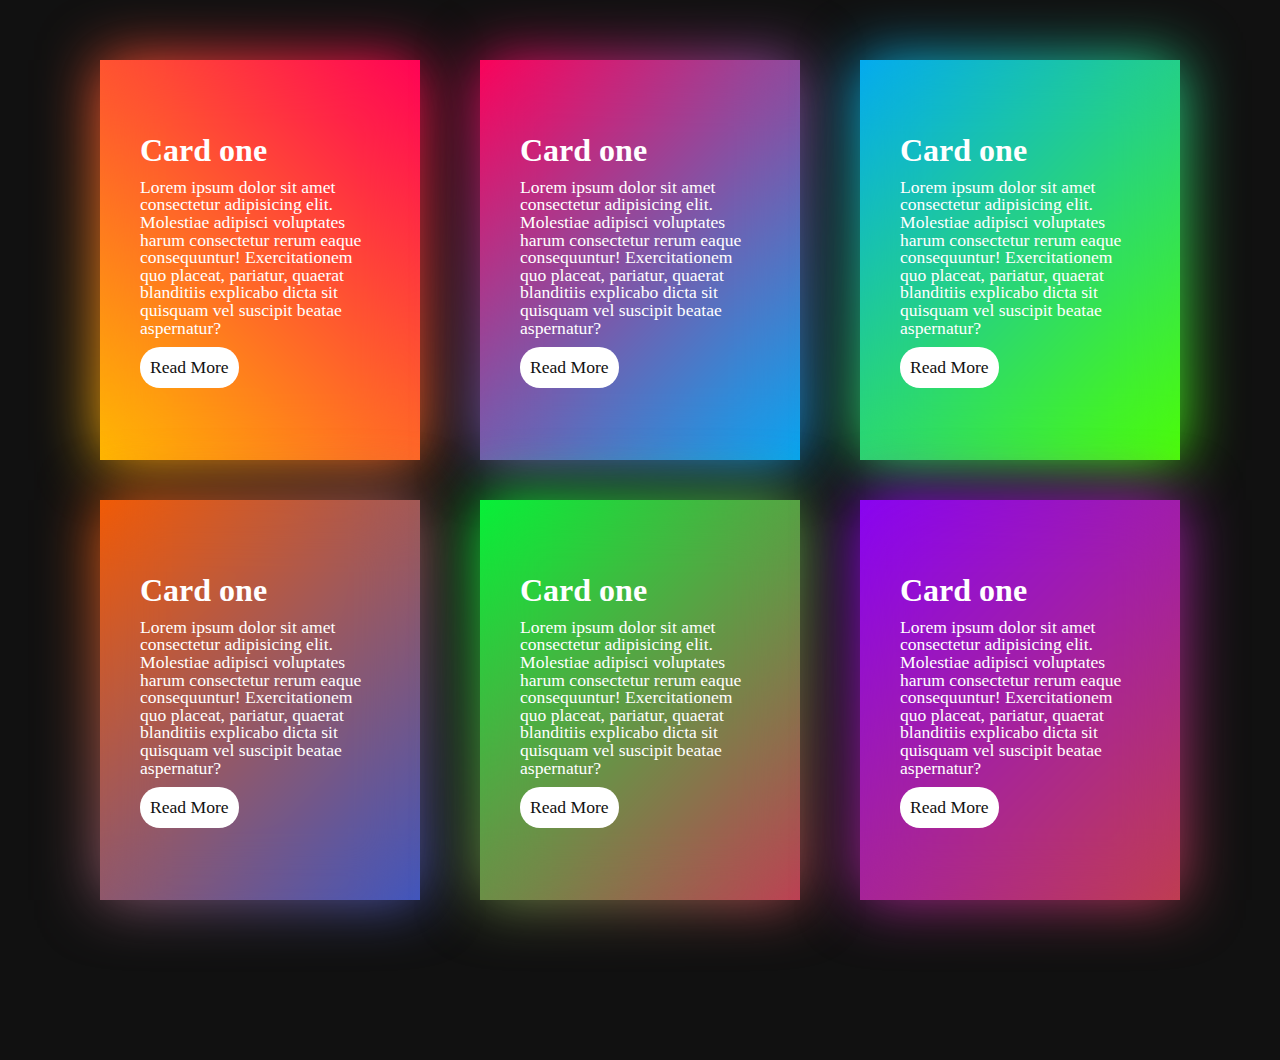
<file: CSS COLOR - Copia/index.html>
<!DOCTYPE html>
<html lang="en">

<head>
    <meta charset="UTF-8">
    <meta http-equiv="X-UA-Compatible" content="IE=edge">
    <meta name="viewport" content="width=device-width, initial-scale=1.0">
    <link rel="stylesheet" href="css/style.css">
    <title>Document</title>
</head>

<body>
    <div class="container">
        <div class="box">


            <div class="content">
                <h2>Card one</h2>
                <p>Lorem ipsum dolor sit amet consectetur adipisicing elit. Molestiae adipisci voluptates harum consectetur rerum eaque consequuntur! Exercitationem quo placeat, pariatur, quaerat blanditiis explicabo dicta sit quisquam vel suscipit beatae
                    aspernatur?
                </p>
                <a href="">Read More</a>

            </div>
        </div>
        <div class="box">


            <div class="content">
                <h2>Card one</h2>
                <p>Lorem ipsum dolor sit amet consectetur adipisicing elit. Molestiae adipisci voluptates harum consectetur rerum eaque consequuntur! Exercitationem quo placeat, pariatur, quaerat blanditiis explicabo dicta sit quisquam vel suscipit beatae
                    aspernatur?
                </p>
                <a href="">Read More</a>

            </div>
        </div>
        <div class="box">


            <div class="content">
                <h2>Card one</h2>
                <p>Lorem ipsum dolor sit amet consectetur adipisicing elit. Molestiae adipisci voluptates harum consectetur rerum eaque consequuntur! Exercitationem quo placeat, pariatur, quaerat blanditiis explicabo dicta sit quisquam vel suscipit beatae
                    aspernatur?
                </p>
                <a href="">Read More</a>

            </div>
        </div>
        <div class="box">


            <div class="content">
                <h2>Card one</h2>
                <p>Lorem ipsum dolor sit amet consectetur adipisicing elit. Molestiae adipisci voluptates harum consectetur rerum eaque consequuntur! Exercitationem quo placeat, pariatur, quaerat blanditiis explicabo dicta sit quisquam vel suscipit beatae
                    aspernatur?
                </p>
                <a href="">Read More</a>

            </div>
        </div>
        <div class="box">


            <div class="content">
                <h2>Card one</h2>
                <p>Lorem ipsum dolor sit amet consectetur adipisicing elit. Molestiae adipisci voluptates harum consectetur rerum eaque consequuntur! Exercitationem quo placeat, pariatur, quaerat blanditiis explicabo dicta sit quisquam vel suscipit beatae
                    aspernatur?
                </p>
                <a href="">Read More</a>

            </div>
        </div>
        <div class="box">


            <div class="content">
                <h2>Card one</h2>
                <p>Lorem ipsum dolor sit amet consectetur adipisicing elit. Molestiae adipisci voluptates harum consectetur rerum eaque consequuntur! Exercitationem quo placeat, pariatur, quaerat blanditiis explicabo dicta sit quisquam vel suscipit beatae
                    aspernatur?
                </p>
                <a href="">Read More</a>

            </div>
        </div>
    </div>





</body>

</html>
</file>
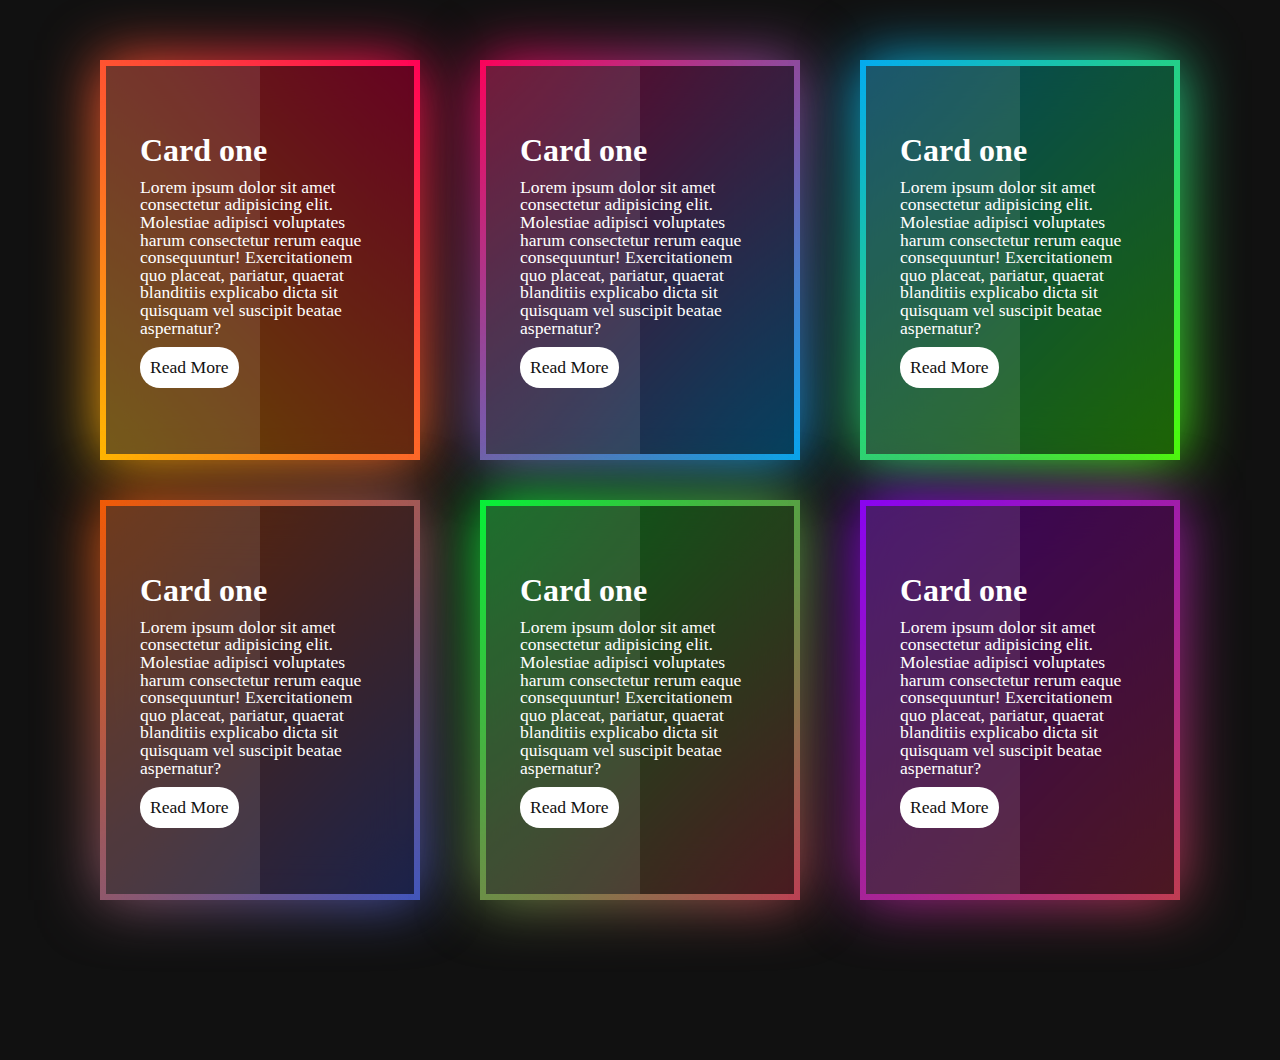
<file: CSS COLOR/index.html>
<!DOCTYPE html>
<html lang="en">

<head>
    <meta charset="UTF-8">
    <meta http-equiv="X-UA-Compatible" content="IE=edge">
    <meta name="viewport" content="width=device-width, initial-scale=1.0">
    <link rel="stylesheet" href="css/style.css">
    <title>Document</title>
</head>

<body>
    <div class="container">
        <div class="box">

            <span></span>
            <div class="content">
                <h2>Card one</h2>
                <p>Lorem ipsum dolor sit amet consectetur adipisicing elit. Molestiae adipisci voluptates harum consectetur rerum eaque consequuntur! Exercitationem quo placeat, pariatur, quaerat blanditiis explicabo dicta sit quisquam vel suscipit beatae
                    aspernatur?
                </p>
                <a href="">Read More</a>

            </div>
        </div>
        <div class="box">

            <span></span>
            <div class="content">
                <h2>Card one</h2>
                <p>Lorem ipsum dolor sit amet consectetur adipisicing elit. Molestiae adipisci voluptates harum consectetur rerum eaque consequuntur! Exercitationem quo placeat, pariatur, quaerat blanditiis explicabo dicta sit quisquam vel suscipit beatae
                    aspernatur?
                </p>
                <a href="">Read More</a>

            </div>
        </div>
        <div class="box">

            <span></span>
            <div class="content">
                <h2>Card one</h2>
                <p>Lorem ipsum dolor sit amet consectetur adipisicing elit. Molestiae adipisci voluptates harum consectetur rerum eaque consequuntur! Exercitationem quo placeat, pariatur, quaerat blanditiis explicabo dicta sit quisquam vel suscipit beatae
                    aspernatur?
                </p>
                <a href="">Read More</a>

            </div>
        </div>
        <div class="box">

            <span></span>
            <div class="content">
                <h2>Card one</h2>
                <p>Lorem ipsum dolor sit amet consectetur adipisicing elit. Molestiae adipisci voluptates harum consectetur rerum eaque consequuntur! Exercitationem quo placeat, pariatur, quaerat blanditiis explicabo dicta sit quisquam vel suscipit beatae
                    aspernatur?
                </p>
                <a href="">Read More</a>

            </div>
        </div>
        <div class="box">

            <span></span>
            <div class="content">
                <h2>Card one</h2>
                <p>Lorem ipsum dolor sit amet consectetur adipisicing elit. Molestiae adipisci voluptates harum consectetur rerum eaque consequuntur! Exercitationem quo placeat, pariatur, quaerat blanditiis explicabo dicta sit quisquam vel suscipit beatae
                    aspernatur?
                </p>
                <a href="">Read More</a>

            </div>
        </div>
        <div class="box">

            <span></span>
            <div class="content">
                <h2>Card one</h2>
                <p>Lorem ipsum dolor sit amet consectetur adipisicing elit. Molestiae adipisci voluptates harum consectetur rerum eaque consequuntur! Exercitationem quo placeat, pariatur, quaerat blanditiis explicabo dicta sit quisquam vel suscipit beatae
                    aspernatur?
                </p>
                <a href="">Read More</a>

            </div>
        </div>
    </div>





</body>

</html>
</file>
<file: CSS COLOR - Copia/css/style.css>
* {
    margin: 0;
    padding: 0;
    box-sizing: border-box;
    font-family: consolas;
}

body {
    display: flex;
    justify-content: center;
    align-items: center;
    min-height: 100vh;
    background: #111;
}

.container {
    position: relative;
    display: flex;
    justify-content: center;
    align-items: center;
    padding: 40px 0;
    flex-wrap: wrap;
    margin-bottom: 100px;
    max-width: 1200px;
}

.container .box {
    position: relative;
    width: 320px;
    height: 400px;
    color: #fff;
    background: #111;
    display: flex;
    justify-content: center;
    align-items: center;
    margin: 20px 30px;
    transition: 0.5s;
}

.container .box:hover {
    transform: translateY(-20px);
}

.container .box::before {
    content: '';
    position: absolute;
    top: 0;
    left: 0;
    width: 100%;
    height: 100%;
    background: linear-gradient(45deg, #ffbc00, #ff0058);
}

.container .box::after {
    content: '';
    position: absolute;
    top: 0;
    left: 0;
    width: 100%;
    height: 100%;
    background: linear-gradient(45deg, #ffbc00, #ff0058);
    filter: blur(30px);
}

.container .box:nth-child(2)::before,
.container .box:nth-child(2)::after {
    background: linear-gradient(315deg, #03a9f4, #ff0058);
}

.container .box:nth-child(3)::before,
.container .box:nth-child(3)::after {
    background: linear-gradient(315deg, #4dff03, #03a9f4);
}

.container .box:nth-child(4)::before,
.container .box:nth-child(4)::after {
    background: linear-gradient(315deg, #3e56c0, #f45b03);
}

.container .box:nth-child(5)::before,
.container .box:nth-child(5)::after {
    background: linear-gradient(315deg, #c03e54, #03f437);
}

.container .box:nth-child(6)::before,
.container .box:nth-child(6)::after {
    background: linear-gradient(315deg, #c03e4f, #8803f4);
}

.container .box span {
    position: absolute;
    top: 6px;
    left: 6px;
    right: 6px;
    bottom: 6px;
    background: rgb(0, 0, 0, .6);
    z-index: 2;
}

.container .box span::before {
    content: '';
    position: absolute;
    top: 0;
    left: 0;
    width: 50%;
    height: 100%;
    background: rgba(255, 255, 255, 0.1);
    pointer-events: none;
}

.container .box .content {
    position: relative;
    z-index: 10;
    padding: 20px 40px;
}

.container .box h2 {
    font-size: 2em;
    color: #fff;
    margin-bottom: 10px;
}

.container .box p {
    font-size: 1.1em;
    color: #fff;
    margin-bottom: 10px;
    line-height: 1em;
}

.container .box a {
    display: inline-block;
    font-size: 1.1em;
    color: #111;
    background: #fff;
    padding: 10px;
    text-decoration: none;
    border-radius: 20px;
}
</file>
<file: CSS COLOR/css/style.css>
* {
    margin: 0;
    padding: 0;
    box-sizing: border-box;
    font-family: consolas;
}

body {
    display: flex;
    justify-content: center;
    align-items: center;
    min-height: 100vh;
    background: #111;
}

.container {
    position: relative;
    display: flex;
    justify-content: center;
    align-items: center;
    padding: 40px 0;
    flex-wrap: wrap;
    margin-bottom: 100px;
    max-width: 1200px;
}

.container .box {
    position: relative;
    width: 320px;
    height: 400px;
    color: #fff;
    background: #111;
    display: flex;
    justify-content: center;
    align-items: center;
    margin: 20px 30px;
    transition: 0.5s;
}

.container .box:hover {
    transform: translateY(-20px);
}

.container .box::before {
    content: '';
    position: absolute;
    top: 0;
    left: 0;
    width: 100%;
    height: 100%;
    background: linear-gradient(45deg, #ffbc00, #ff0058);
}

.container .box::after {
    content: '';
    position: absolute;
    top: 0;
    left: 0;
    width: 100%;
    height: 100%;
    background: linear-gradient(45deg, #ffbc00, #ff0058);
    filter: blur(30px);
}

.container .box:nth-child(2)::before,
.container .box:nth-child(2)::after {
    background: linear-gradient(315deg, #03a9f4, #ff0058);
}

.container .box:nth-child(3)::before,
.container .box:nth-child(3)::after {
    background: linear-gradient(315deg, #4dff03, #03a9f4);
}

.container .box:nth-child(4)::before,
.container .box:nth-child(4)::after {
    background: linear-gradient(315deg, #3e56c0, #f45b03);
}

.container .box:nth-child(5)::before,
.container .box:nth-child(5)::after {
    background: linear-gradient(315deg, #c03e54, #03f437);
}

.container .box:nth-child(6)::before,
.container .box:nth-child(6)::after {
    background: linear-gradient(315deg, #c03e4f, #8803f4);
}

.container .box span {
    position: absolute;
    top: 6px;
    left: 6px;
    right: 6px;
    bottom: 6px;
    background: rgb(0, 0, 0, .6);
    z-index: 2;
}

.container .box span::before {
    content: '';
    position: absolute;
    top: 0;
    left: 0;
    width: 50%;
    height: 100%;
    background: rgba(255, 255, 255, 0.1);
    pointer-events: none;
}

.container .box .content {
    position: relative;
    z-index: 10;
    padding: 20px 40px;
}

.container .box h2 {
    font-size: 2em;
    color: #fff;
    margin-bottom: 10px;
}

.container .box p {
    font-size: 1.1em;
    color: #fff;
    margin-bottom: 10px;
    line-height: 1em;
}

.container .box a {
    display: inline-block;
    font-size: 1.1em;
    color: #111;
    background: #fff;
    padding: 10px;
    text-decoration: none;
    border-radius: 20px;
}
</file>
